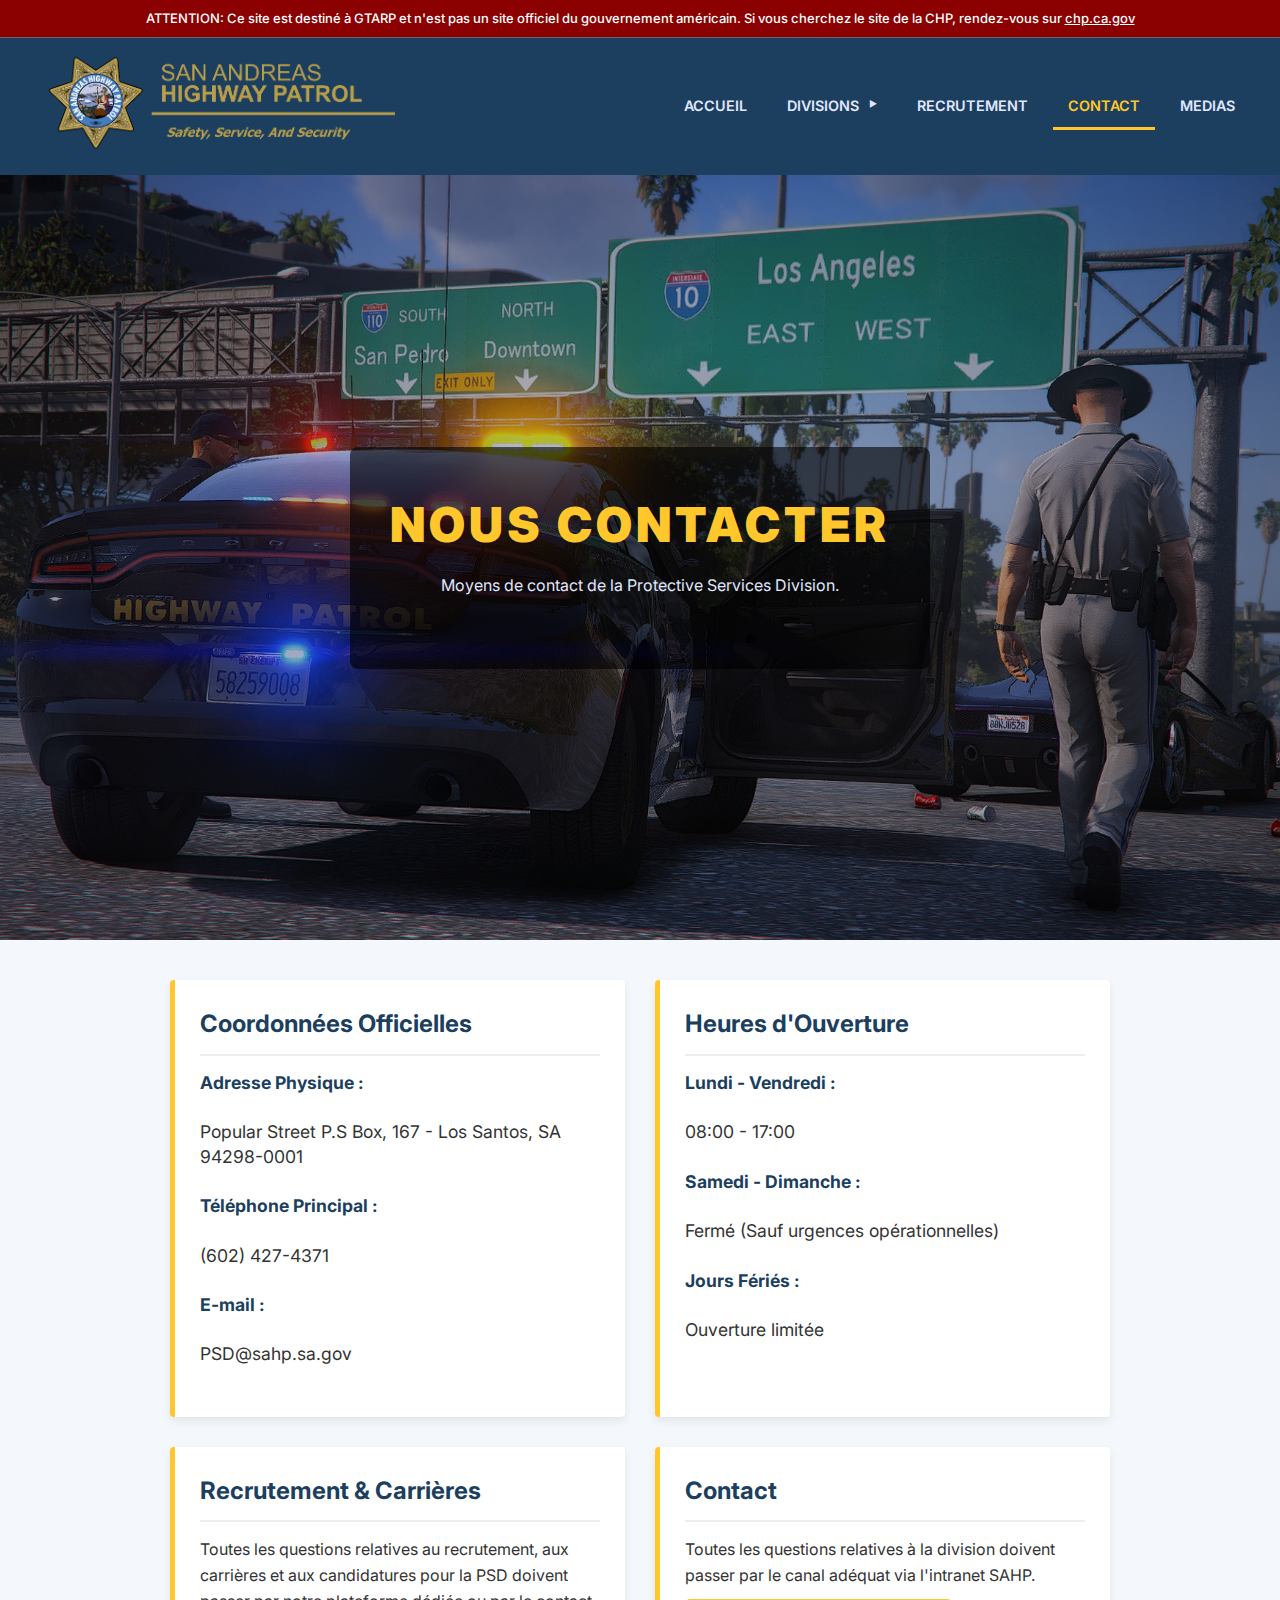
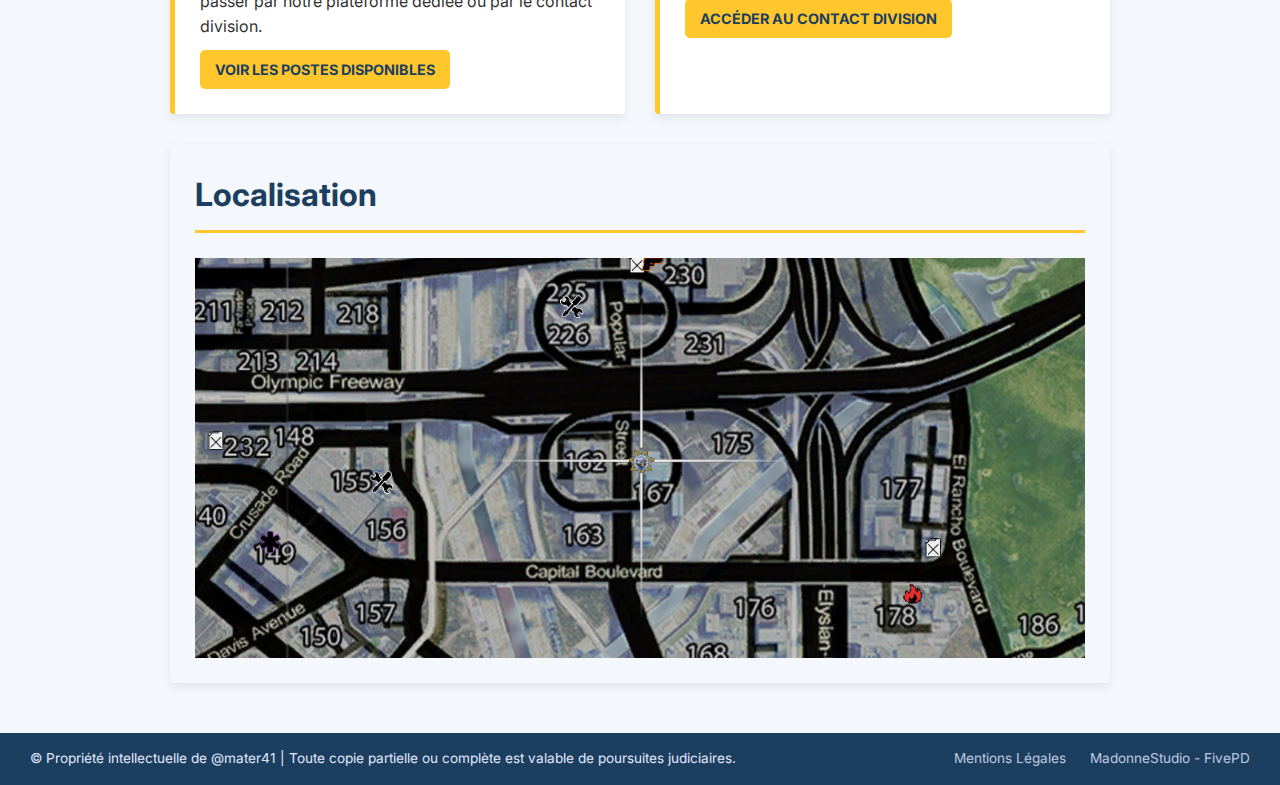
<file: contact.html>
<!DOCTYPE html>
<html lang="fr">
<head>
    <meta charset="UTF-8">
    <meta name="viewport" content="width=device-width, initial-scale=1.0">
    <title>Contact - Protective Services Division</title>
    <link rel="icon" type="image/x-icon" href="imgs/SAHP_ICONE.ico">
    <link href="https://fonts.googleapis.com/css2?family=Inter:wght@400;600;700;900&display=swap" rel="stylesheet">
    <link rel="stylesheet" href="style.css">
</head>
<body>

    <div class="gtarp-warning">
        ATTENTION: Ce site est destiné à GTARP et n'est pas un site officiel du gouvernement américain. Si vous cherchez le site de la CHP, rendez-vous sur <a href="https://www.chp.ca.gov/" target="_blank">chp.ca.gov</a>
    </div>

    <header class="psd-header">
        <div class="header-container">
            <div class="brand-identity">
                <a href="index.html"><img src="imgs/NAV_LOGO.png" alt="Logo SAHP" class="sahp-logo"></a> 
            </div>
            <nav class="psd-nav">
                <ul>
                    <li><a href="index.html">ACCUEIL</a></li>
                    <li class="dropdown-parent">
                        <a href="#" class="no-hover-effect">DIVISIONS</a> 
                        <ul class="dropdown-menu">
                            <li><a href="DPS.html">DPS</a></li>
                            <li><a href="SOPD.html">SOPD</a></li>
                            <li><a href="GPDS.html">GPDS</a></li>
                        </ul>
                    </li>
                    <li><a href="recrutement.html">RECRUTEMENT</a></li>
                    <li><a href="contact.html" class="active">CONTACT</a></li>
                    <li><a href="media.html">MEDIAS</a></li>
                </ul>
            </nav>
        </div>
    </header>

    <main class="main-content-modern">

        <section class="hero-section hero-contact-bg"> 
            <div class="hero-overlay">
                <div class="header-content">
                    <h1>NOUS CONTACTER</h1>
                    <p>Moyens de contact de la Protective Services Division.</p>
                </div>
            </div>
        </section>

        <div class="main-content-box">
            
            <section class="section-content contact-grid">
                
                <div class="contact-card">
                    <h2>Coordonnées Officielles</h2>
                    <ul class="contact-details-list">
                        <li>
                            <strong>Adresse Physique :</strong><br>
                            Popular Street P.S Box, 167 - Los Santos, SA 94298-0001
                        </li>
                        <li>
                            <strong>Téléphone Principal :</strong><br>
                            (602) 427-4371
                        </li>
                        <li>
                            <strong>E-mail :</strong><br>
                            PSD@sahp.sa.gov
                        </li>
                    </ul>
                </div>

                <div class="contact-card">
                    <h2>Heures d'Ouverture</h2>
                    <ul class="contact-details-list">
                        <li>
                            <strong>Lundi - Vendredi :</strong><br>
                            08:00 - 17:00
                        </li>
                        <li>
                            <strong>Samedi - Dimanche :</strong><br>
                            Fermé (Sauf urgences opérationnelles)
                        </li>
                        <li>
                            <strong>Jours Fériés :</strong><br>
                            Ouverture limitée
                        </li>
                    </ul>
                </div>

                <div class="contact-card">
                    <h2>Recrutement & Carrières</h2>
                    <p>Toutes les questions relatives au recrutement, aux carrières et aux candidatures pour la PSD doivent passer par notre plateforme dédiée ou par le contact division.</p>
                    <a href="recrutement.html" class="btn-primary-small">Voir les Postes Disponibles</a>
                </div>

                <div class="contact-card">
                    <h2>Contact</h2>
                    <p>Toutes les questions relatives à la division doivent passer par le canal adéquat via l'intranet SAHP.</p>
                    <a href="https://discordapp.com/channels/1185674148538744883/1193672490694742136" traget="_blank" class="btn-primary-small">Accéder au contact division</a>
                </div>

                <div class="map-placeholder">
                    <h2>Localisation</h2>
                    <div class="map-embed-box">
                        
                    </div>
                </div>

            </section>
        </div>
        
    </main>

    <footer class="psd-footer">
        <div class="footer-container">
            <p class="copyright-text">&copy; Propriété intellectuelle de @mater41 | Toute copie partielle ou complète est valable de poursuites judiciaires.</p>
            <div class="footer-links-group">
                <a href="https://www.legifrance.gouv.fr/codes/article_lc/LEGIARTI000042814694" target="_blank">Mentions Légales</a>
                <a href="https://discord.gg/madonne" target="_blank">MadonneStudio - FivePD</a>
            </div>
        </div>
    </footer>

</body>

</html>
</file>
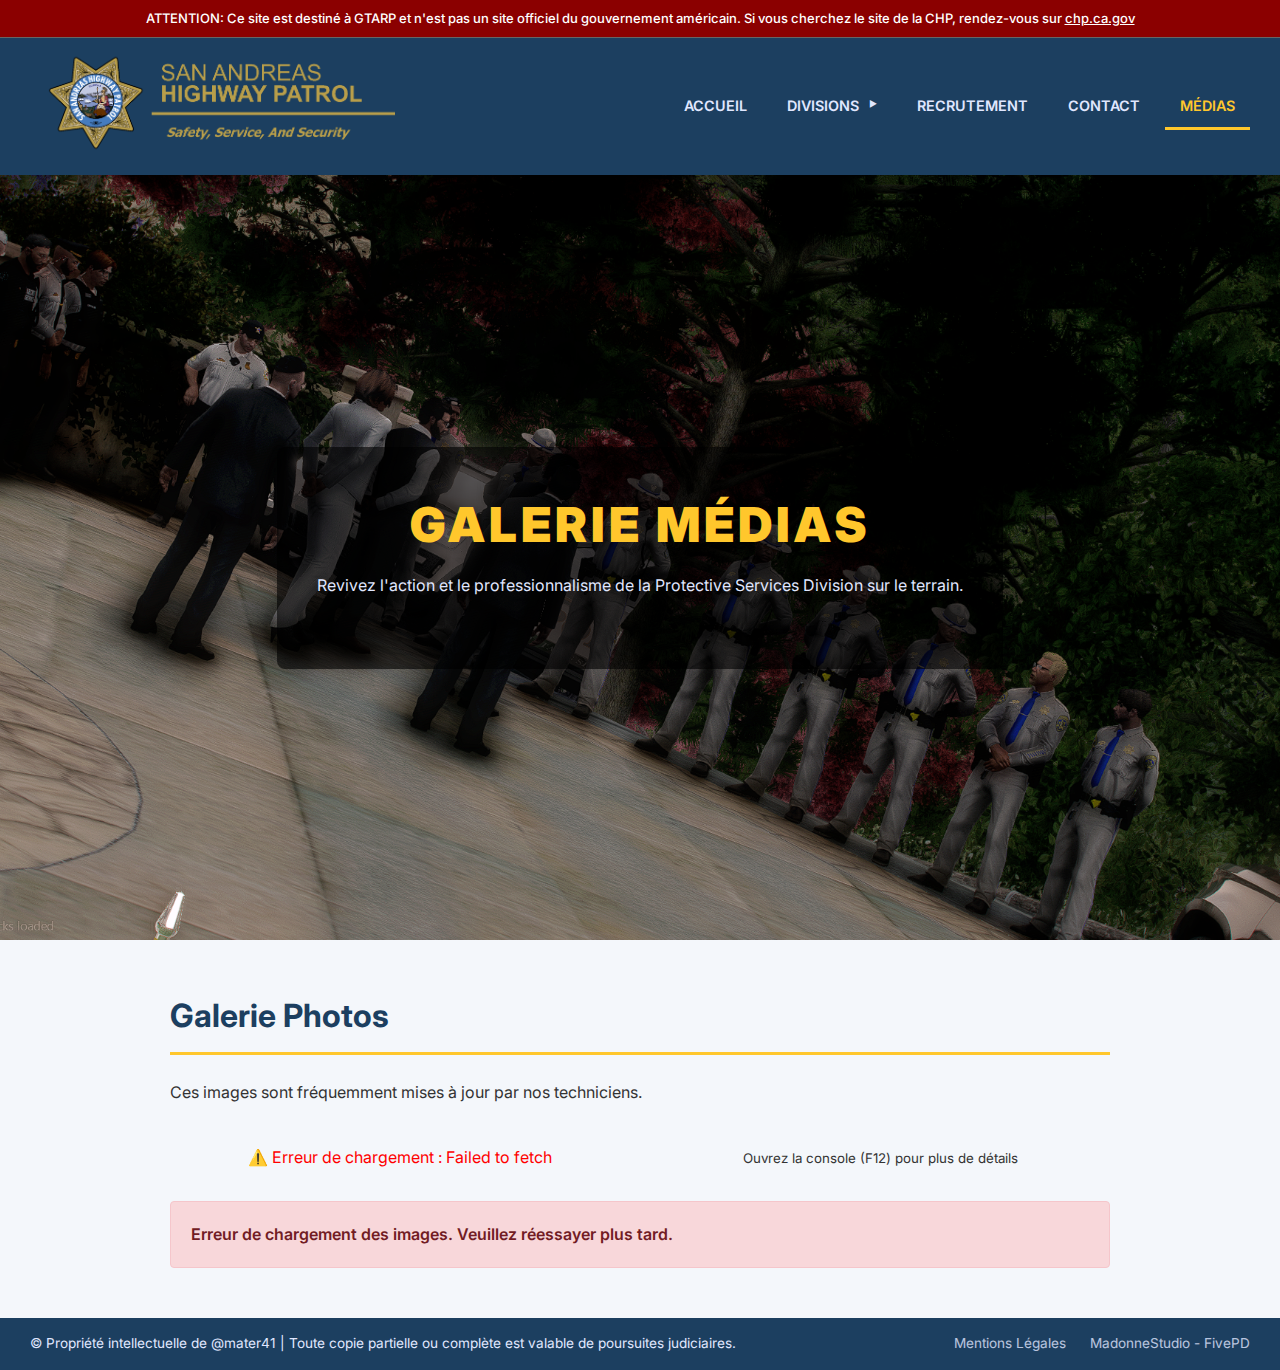
<file: media.html>
<!DOCTYPE html>
<html lang="fr">
<head>
    <meta charset="UTF-8">
    <meta name="viewport" content="width=device-width, initial-scale=1.0">
    <title>Médias | SAHP - PSD</title>
    <link href="https://fonts.googleapis.com/css2?family=Inter:wght@400;600;700;900&display=swap" rel="stylesheet">
    <link rel="stylesheet" href="style.css">
</head>
<body>

    <div class="gtarp-warning">
        ATTENTION: Ce site est destiné à GTARP et n'est pas un site officiel du gouvernement américain. Si vous cherchez le site de la CHP, rendez-vous sur <a href="https://www.chp.ca.gov/" target="_blank">chp.ca.gov</a>
    </div>

    <header class="psd-header">
        <div class="header-container">
            <div class="brand-identity">
                <a href="index.html"><img src="imgs/NAV_LOGO.png" alt="Logo SAHP" class="sahp-logo"></a> 
            </div>
            <nav class="psd-nav">
                <ul>
                    <li><a href="index.html">ACCUEIL</a></li>
                    <li class="dropdown-parent">
                        <a href="#" class="no-hover-effect">DIVISIONS</a> 
                        <ul class="dropdown-menu">
                            <li><a href="DPS.html">DPS</a></li>
                            <li><a href="SOPD.html">SOPD</a></li>
                            <li><a href="GPDS.html">GPDS</a></li>
                        </ul>
                    </li>
                    <li><a href="recrutement.html">RECRUTEMENT</a></li>
                    <li><a href="contact.html">CONTACT</a></li>
                    <li><a href="media.html" class="active">MÉDIAS</a></li>
                </ul>
            </nav>
        </div>
    </header>

    <main class="main-content-modern">

        <section class="hero-section hero-media-bg"> 
            <div class="hero-overlay">
                <div class="header-content">
                    <h1>GALERIE MÉDIAS</h1>
                    <p>Revivez l'action et le professionnalisme de la Protective Services Division sur le terrain.</p>
                </div>
            </div>
        </section>

        <div class="main-content-box">
            
            <section class="section-content">
                <h2>Galerie Photos</h2>
                <p>Ces images sont fréquemment mises à jour par nos techniciens.</p>
                
                <div id="media-gallery" class="media-gallery-grid">
                    <p>Chargement des photos...</p>
                </div>

                <div id="loading-error" class="error-message" style="display:none; margin-top: 30px;">
                    Erreur de chargement des images. Veuillez réessayer plus tard.
                </div>

            </section>
        </div>
        
    </main>

    <footer class="psd-footer">
        <div class="footer-container">
            <p class="copyright-text">&copy; Propriété intellectuelle de @mater41 | Toute copie partielle ou complète est valable de poursuites judiciaires.</p>
            <div class="footer-links-group">
                <a href="https://www.legifrance.gouv.fr/codes/article_lc/LEGIARTI000042814694" target="_blank">Mentions Légales</a>
                <a href="https://discord.gg/madonne" target="_blank">MadonneStudio - FivePD</a>
            </div>
        </div>
    </footer>

    <script src="script.js"></script> 

</body>
</html>
</file>
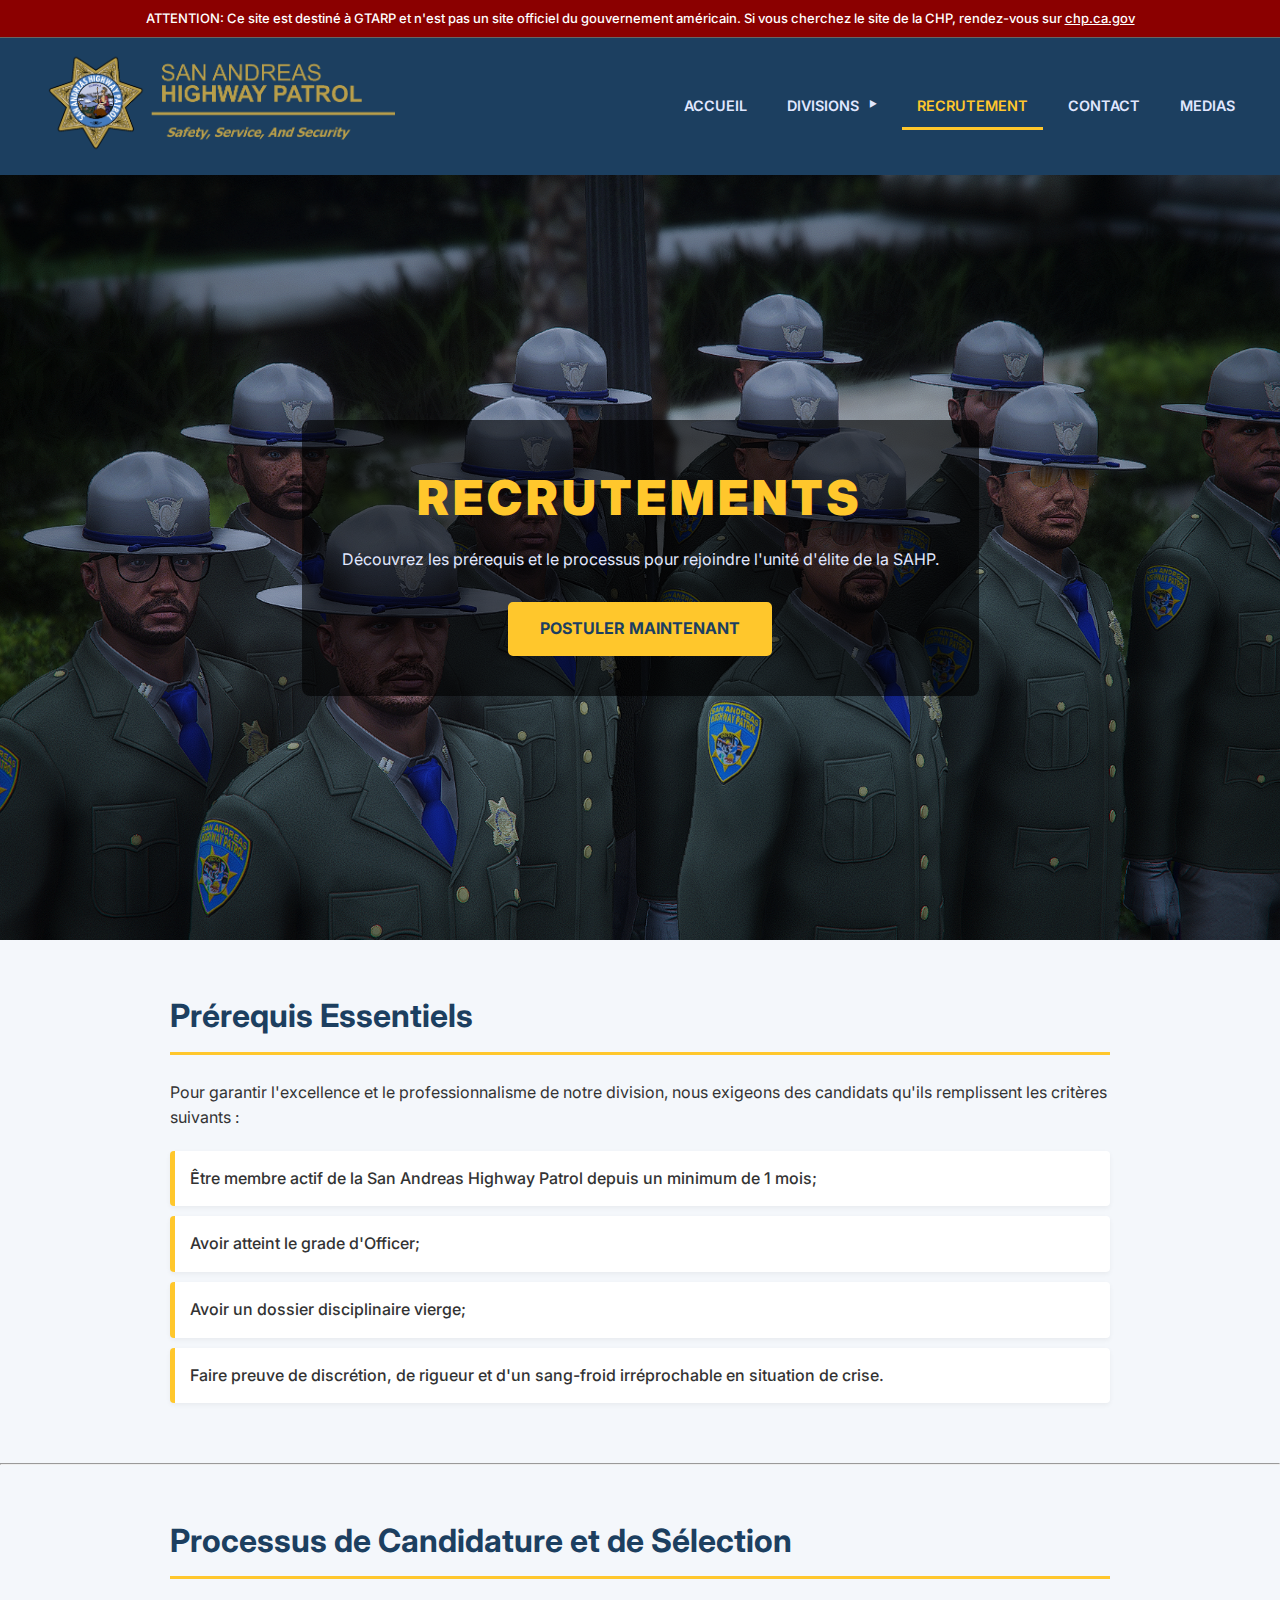
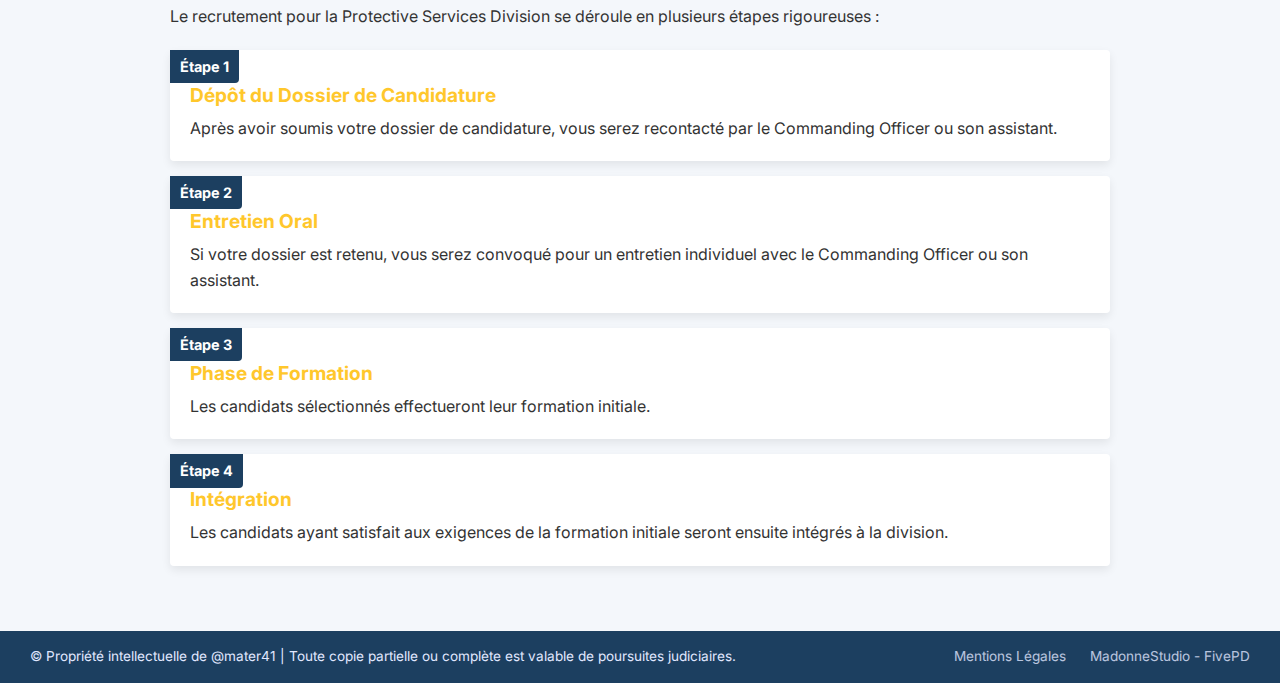
<file: recrutement.html>
<!DOCTYPE html>
<html lang="fr">
<head>
    <meta charset="UTF-8">
    <meta name="viewport" content="width=device-width, initial-scale=1.0">
    <title>Recrutement | SAHP - PSD</title>
    <link href="https://fonts.googleapis.com/css2?family=Inter:wght@400;600;700;900&display=swap" rel="stylesheet">
    <link rel="stylesheet" href="style.css"> 
</head>
<body>

    <div class="gtarp-warning">
        ATTENTION: Ce site est destiné à GTARP et n'est pas un site officiel du gouvernement américain. Si vous cherchez le site de la CHP, rendez-vous sur <a href="https://www.chp.ca.gov/" target="_blank">chp.ca.gov</a>
    </div>

    <header class="psd-header">
        <div class="header-container">
            <div class="brand-identity">
                <a href="index.html"><img src="imgs/NAV_LOGO.png" alt="Logo SAHP" class="sahp-logo"></a> 
            </div>
            <nav class="psd-nav">
                <ul>
                    <li><a href="index.html">ACCUEIL</a></li>
                    <li class="dropdown-parent">
                        <a href="#" class="no-hover-effect">DIVISIONS</a> 
                        <ul class="dropdown-menu">
                            <li><a href="DPS.html">DPS</a></li>
                            <li><a href="SOPD.html">SOPD</a></li>
                            <li><a href="GPDS.html">GPDS</a></li>
                        </ul>
                    </li>
                    <li><a href="recrutement.html" class="active">RECRUTEMENT</a></li>
                    <li><a href="contact.html">CONTACT</a></li>
                    <li><a href="media.html">MEDIAS</a></li>
                </ul>
            </nav>
        </div>
    </header>

    <main class="main-content-modern">

        <section class="hero-section hero-recruitment-bg">
            <div class="hero-overlay">
                <div class="header-content">
                    <h1>RECRUTEMENTS</h1>
                    <p>Découvrez les prérequis et le processus pour rejoindre l'unité d'élite de la SAHP.</p>
                    <a href="javascript:void(0)" id="openModalBtn" class="btn-primary">POSTULER MAINTENANT</a>
                </div>
            </div>
        </section>

        <div class="main-content-box"> 
            
            <section class="section-content">
                <h2>Prérequis Essentiels</h2>
                <p>Pour garantir l'excellence et le professionnalisme de notre division, nous exigeons des candidats qu'ils remplissent les critères suivants :</p>
                <ul class="prerequis-list">
                    <li>Être membre actif de la San Andreas Highway Patrol depuis un minimum de 1 mois;</li>
                    <li>Avoir atteint le grade d'Officer;</li>
                    <li>Avoir un dossier disciplinaire vierge;</li>
                    <li>Faire preuve de discrétion, de rigueur et d'un sang-froid irréprochable en situation de crise.</li>
                </ul>
            </section>

            <hr>

            <section class="section-content">
                <h2>Processus de Candidature et de Sélection</h2>
                <p>Le recrutement pour la Protective Services Division se déroule en plusieurs étapes rigoureuses :</p>
                <ol class="processus-list">
                    <li>
                        <strong>Dépôt du Dossier de Candidature</strong>
                        <p>Après avoir soumis votre dossier de candidature, vous serez recontacté par le Commanding Officer ou son assistant.</p>
                    </li>
                    <li>
                        <strong>Entretien Oral</strong>
                        <p>Si votre dossier est retenu, vous serez convoqué pour un entretien individuel avec le Commanding Officer ou son assistant.</p>
                    </li>
                    <li>
                        <strong>Phase de Formation</strong>
                        <p>Les candidats sélectionnés effectueront leur formation initiale.</p>
                    </li>
                    <li>
                        <strong>Intégration</strong>
                        <p>Les candidats ayant satisfait aux exigences de la formation initiale seront ensuite intégrés à la division.</p>
                    </li>
                </ol>
            </section>
            
            </div>
        
    </main>

    <footer class="psd-footer">
        <div class="footer-container">
            <p class="copyright-text">&copy; Propriété intellectuelle de @mater41 | Toute copie partielle ou complète est valable de poursuites judiciaires.</p>
            <div class="footer-links-group">
                <a href="https://www.legifrance.gouv.fr/codes/article_lc/LEGIARTI000042814694" target="_blank">Mentions Légales</a>
                <a href="https://discord.gg/madonne" target="_blank">MadonneStudio - FivePD</a>
            </div>
        </div>
    </footer>

    <div id="applicationModal" class="modal">
        <div class="modal-content">
            <span class="close-btn">&times;</span>
            
            <h2>Dossier de Candidature PSD</h2>
            <p class="form-intro">Veuillez remplir le formulaire ci-dessous. Tous les champs marqués d'une étoile (*) sont obligatoires.</p>

            <form id="recruitment-form" action="https://docs.google.com/forms/u/0/d/e/FAUX_URL_A_REMPLACER/formResponse" method="POST" target="hidden_iframe">
                
                <fieldset>
                    <legend>Partie 1 : Informations Personnelles</legend>
                    
                    <div class="form-group grid-2">
                        <label for="name">Nom et Prénom *</label>
                        <input type="text" id="name" name="entry.1234567890" required>
                    </div>

                    <div class="form-group grid-2">
                        <label for="dob">Date de Naissance (JJ/MM/AAAA) *</label>
                        <input type="date" id="dob" name="entry.1234567891" required pattern="\d{4}-\d{2}-\d{2}">
                    </div>
                    
                    <div class="form-group grid-2">
                        <label for="badge">Numéro de Badge et Matricule *</label>
                        <input type="text" id="badge" name="entry.1234567892" required>
                    </div>

                    <div class="form-group">
                        <label for="grade">Grade Actuel *</label>
                        <select id="grade" name="entry.1234567893" required>
                            <option value="" disabled selected>Sélectionnez votre grade</option>
                            <option value="Officer">Officer</option>
                            <option value="FTO">FTO</option>
                            <option value="Sergeant">Sergeant</option>
                            <option value="Lieutenant">Lieutenant</option>
                            <option value="Captain">Captain</option>
                        </select>
                    </div>
                </fieldset>

                <fieldset>
                    <legend>Partie 2 : Parcours Professionnel</legend>
                    
                    <div class="form-group">
                        <label for="time_hp">Depuis combien de temps servez-vous à la highway patrol ? (Mois) *</label>
                        <input type="number" id="time_hp" name="entry.1234567894" min="1" required>
                    </div>

                    <div class="form-group">
                        <label>Avez-vous déjà servi dans une division spécialisée ? *</label>
                        <div class="radio-group" id="served-division-toggle">
                            <label for="div_yes">
                                <input type="radio" id="div_yes" name="entry.1234567895" value="Oui" required onclick="toggleHiddenField(true)">
                                Oui
                            </label>
                            <label for="div_no">
                                <input type="radio" id="div_no" name="entry.1234567895" value="Non" onclick="toggleHiddenField(false)">
                                Non
                            </label>
                        </div>
                    </div>

                    <div class="form-group hidden-field" id="specialty-division-field">
                        <label for="which_div">Laquelle ? *</label>
                        <input type="text" id="which_div" name="entry.1234567896">
                    </div>
                    
                    <div class="form-group">
                        <label>Avez-vous une formation préalable en protection rapprochée, escorte ou sécurité VIP ? *</label>
                        <div class="radio-group">
                            <label for="form_yes">
                                <input type="radio" id="form_yes" name="entry.1234567897" value="Oui" required>
                                Oui
                            </label>
                            <label for="form_no">
                                <input type="radio" id="form_no" name="entry.1234567897" value="Non">
                                Non
                            </label>
                        </div>
                    </div>

                    <div class="form-group">
                        <label>Êtes-vous titulaire d'une certification en tir de précision ou armes à feu avancé (Fusil d'assaut) ? *</label>
                        <div class="radio-group">
                            <label for="cert_yes">
                                <input type="radio" id="cert_yes" name="entry.1234567898" value="Oui" required>
                                Oui
                            </label>
                            <label for="cert_no">
                                <input type="radio" id="cert_no" name="entry.1234567898" value="Non">
                                Non
                            </label>
                        </div>
                    </div>
                </fieldset>
                
                <fieldset>
                    <legend>Partie 3 : Compétences et aptitudes</legend>

                    <div class="form-group scale-group">
                        <label>Quel est votre niveau de conduite ? *</label>
                        <div class="scale-radio-container" id="conduite-scale">
                            <label>
                                <input type="radio" name="entry.1234567899" value="Débutant" required>
                                <span class="scale-label-text">Débutant</span>
                            </label>
                            <label>
                                <input type="radio" name="entry.1234567899" value="Intermédiaire">
                                <span class="scale-label-text">Intermédiaire</span>
                            </label>
                            <label>
                                <input type="radio" name="entry.1234567899" value="Avancé">
                                <span class="scale-label-text">Avancé</span>
                            </label>
                            <label>
                                <input type="radio" name="entry.1234567899" value="Expert">
                                <span class="scale-label-text">Expert</span>
                            </label>
                        </div>
                    </div>

                    <div class="form-group scale-group">
                        <label>Quelle est votre condition physique actuelle ? *</label>
                        <div class="scale-radio-container" id="physique-scale">
                            <label>
                                <input type="radio" name="entry.1234568003" value="Faible" required>
                                <span class="scale-label-text">Faible</span>
                            </label>
                            <label>
                                <input type="radio" name="entry.1234568003" value="Moyenne">
                                <span class="scale-label-text">Moyenne</span>
                            </label>
                            <label>
                                <input type="radio" name="entry.1234568003" value="Bonne">
                                <span class="scale-label-text">Bonne</span>
                            </label>
                            <label>
                                <input type="radio" name="entry.1234568003" value="Excellente">
                                <span class="scale-label-text">Excellente</span>
                            </label>
                        </div>
                    </div>

                    <div class="form-group">
                        <label>Êtes-vous capable de travailler sous forte pression ? *</label>
                        <div class="radio-group">
                            <label for="pressure_yes">
                                <input type="radio" id="pressure_yes" name="entry.1234568007" value="Oui" required>
                                Oui
                            </label>
                            <label for="pressure_no">
                                <input type="radio" id="pressure_no" name="entry.1234568007" value="Non">
                                Non
                            </label>
                        </div>
                    </div>
                </fieldset>
                
                <fieldset>
                    <legend>Partie 4 : Expérience et cas pratiques</legend>
                    
                    <div class="form-group">
                        <label for="experience_desc">Décrivez une situation où vous avez dû prendre une décision rapide pour protéger une personne ou gérer une crise ? *</label>
                        <textarea id="experience_desc" name="entry.1234568008" rows="6" required></textarea>
                    </div>

                    <div class="form-group">
                        <label for="convoy_scenario">Que feriez-vous si, lors d'un convoi, un véhicule suspect tentait de forcer le passage ? *</label>
                        <textarea id="convoy_scenario" name="entry.1234568009" rows="6" required></textarea>
                    </div>
                </fieldset>

                <fieldset>
                    <legend>Partie 5 : Questions Techniques</legend>

                    <div class="form-group">
                        <label>Quel est l’objectif principal de la protection rapprochée ? *</label>
                        <div class="radio-group-vertical">
                            <label for="tech_q1_a">
                                <input type="radio" id="tech_q1_a" name="entry.1234568010" value="Neutraliser les menaces par la force." required>
                                Neutraliser les menaces par la force.
                            </label>
                            <label for="tech_q1_b">
                                <input type="radio" id="tech_q1_b" name="entry.1234568010" value="Prévenir les menaces et assurer la sécurité du VIP.">
                                Prévenir les menaces et assurer la sécurité du VIP.
                            </label>
                            <label for="tech_q1_c">
                                <input type="radio" id="tech_q1_c" name="entry.1234568010" value="Surveiller uniquement la foule.">
                                Surveiller uniquement la foule.
                            </label>
                            <label for="tech_q1_d">
                                <input type="radio" id="tech_q1_d" name="entry.1234568010" value="Attendre qu’un incident survienne pour réagir.">
                                Attendre qu’un incident survienne pour réagir.
                            </label>
                        </div>
                    </div>
                    
                    <div class="form-group">
                        <label>La protection repose principalement sur : *</label>
                        <div class="radio-group-vertical">
                            <label for="tech_q2_a">
                                <input type="radio" id="tech_q2_a" name="entry.1234568011" value="La prévention et l’anticipation." required>
                                La prévention et l’anticipation.
                            </label>
                            <label for="tech_q2_b">
                                <input type="radio" id="tech_q2_b" name="entry.1234568011" value="La réaction uniquement.">
                                La réaction uniquement.
                            </label>
                            <label for="tech_q2_c">
                                <input type="radio" id="tech_q2_c" name="entry.1234568011" value="L’intervention armée immédiate.">
                                L’intervention armée immédiate.
                            </label>
                        </div>
                    </div>
                    
                    <div class="form-group">
                        <label>Quel agent est responsable de la reconnaissance préalable des lieux et de la logistique ? *</label>
                        <div class="radio-group-vertical">
                            <label for="tech_q3_a">
                                <input type="radio" id="tech_q3_a" name="entry.1234568012" value="Flanker" required>
                                Flanker
                            </label>
                            <label for="tech_q3_b">
                                <input type="radio" id="tech_q3_b" name="entry.1234568012" value="Team Leader">
                                Team Leader
                            </label>
                            <label for="tech_q3_c">
                                <input type="radio" id="tech_q3_c" name="entry.1234568012" value="Advance Agent">
                                Advance Agent
                            </label>
                            <label for="tech_q3_d">
                                <input type="radio" id="tech_q3_d" name="entry.1234568012" value="Rear Guard">
                                Rear Guard
                            </label>
                        </div>
                    </div>

                    <div class="form-group">
                        <label>Quelle est la distance idéale entre les agents et le VIP ? *</label>
                        <div class="radio-group-vertical">
                            <label for="tech_q4_a">
                                <input type="radio" id="tech_q4_a" name="entry.1234568013" value="0.5 mètres" required>
                                0.5 mètres
                            </label>
                            <label for="tech_q4_b">
                                <input type="radio" id="tech_q4_b" name="entry.1234568013" value="1 mètre">
                                1 mètre
                            </label>
                            <label for="tech_q4_c">
                                <input type="radio" id="tech_q4_c" name="entry.1234568013" value="2 mètres">
                                2 mètres
                            </label>
                            <label for="tech_q4_d">
                                <input type="radio" id="tech_q4_d" name="entry.1234568013" value="plus de 3 mètres">
                                plus de 3 mètres
                            </label>
                        </div>
                    </div>

                    <div class="form-group">
                        <label>Quelle est la règle d’or en cas de menace ? *</label>
                        <div class="radio-group-vertical">
                            <label for="tech_q5_a">
                                <input type="radio" id="tech_q5_a" name="entry.1234568014" value="Neutraliser la menace avant de sécuriser le VIP." required>
                                Neutraliser la menace avant de sécuriser le VIP.
                            </label>
                            <label for="tech_q5_b">
                                <input type="radio" id="tech_q5_b" name="entry.1234568014" value="Sécuriser le VIP avant toute autre action.">
                                Sécuriser le VIP avant toute autre action.
                            </label>
                            <label for="tech_q5_c">
                                <input type="radio" id="tech_q5_c" name="entry.1234568014" value="Toujours rester sur place jusqu’à l’arrivée des renforts.">
                                Toujours rester sur place jusqu’à l’arrivée des renforts.
                            </label>
                        </div>
                    </div>

                    <div class="form-group">
                        <label>Quelle manœuvre est utilisée pour extraire rapidement le VIP d’une zone dangereuse ? *</label>
                        <div class="radio-group-vertical">
                            <label for="tech_q6_a">
                                <input type="radio" id="tech_q6_a" name="entry.1234568015" value="Technique PIT inversée" required>
                                Technique PIT inversée
                            </label>
                            <label for="tech_q6_b">
                                <input type="radio" id="tech_q6_b" name="entry.1234568015" value="Manœuvre en 'Y'">
                                Manœuvre en "Y"
                            </label>
                            <label for="tech_q6_c">
                                <input type="radio" id="tech_q6_c" name="entry.1234568015" value="Formation Box">
                                Formation Box
                            </label>
                        </div>
                    </div>

                    <div class="form-group">
                        <label>En cas de foule hostile, quelle est la priorité absolue ? *</label>
                        <div class="radio-group-vertical">
                            <label for="tech_q7_a">
                                <input type="radio" id="tech_q7_a" name="entry.1234568016" value="Arrestation immédiate des personnes agressives." required>
                                Arrestation immédiate des personnes agressives.
                            </label>
                            <label for="tech_q7_b">
                                <input type="radio" id="tech_q7_b" name="entry.1234568016" value="Protéger physiquement le VIP et l’extraire vers un véhicule sécurisé.">
                                Protéger physiquement le VIP et l’extraire vers un véhicule sécurisé.
                            </label>
                            <label for="tech_q7_c">
                                <input type="radio" id="tech_q7_c" name="entry.1234568016" value="Négocier avec la foule avant d’agir">
                                Négocier avec la foule avant d’agir
                            </label>
                        </div>
                    </div>
                </fieldset>

                <fieldset>
                    <legend>Partie 6 : Motivations</legend>
                    
                    <div class="form-group">
                        <label for="motivation_text">Expliquez en quelques phrases pourquoi vous souhaitez intégrer la Protective Services Division et qu'est ce que vous pensez pouvoir y apporter ? *</label>
                        <textarea id="motivation_text" name="entry.1234568017" rows="8" required></textarea>
                    </div>
                </fieldset>

                <button type="submit" class="btn-primary form-submit-btn">Soumettre Ma Candidature</button>
                <div id="form-message" style="display:none;" class="success-message">Candidature envoyée avec succès !</div>

            </form>

            <iframe name="hidden_iframe" id="hidden_iframe" style="display:none;"></iframe>

        </div>
    </div>

    <script src="script.js"></script> 
</body>
</html>
</file>
<file: style.css>
/*
 * STYLE.CSS - Template Finale : Professionnelle, Épurée, Cohérente
 * Couleurs : Bleu Marine (#1C3F60) et Or Vif (#FFC72C)
 */

/* --- 1. Variables et Réinitialisation de Base --- */
:root {
    /* Couleur Primaire Uniformisée : Bleu Marine (utilisée pour Header et Footer) */
    --color-primary-blue: #1C3F60;   
    --color-accent-gold: #FFC72C;     /* Or Vif */
    --color-text-light: #E0E7FF;      /* Blanc/Gris très clair */
    --color-background-light: #F4F7FB; /* Fond très clair */
    --color-text-dark: #333333;       /* Texte général */
    --font-body: 'Inter', sans-serif;
}

* {
    box-sizing: border-box;
    margin: 0;
    padding: 0;
}

body {
    font-family: var(--font-body);
    line-height: 1.6;
    background-color: var(--color-background-light);
    min-height: 100vh;
    display: flex;
    flex-direction: column;
    color: var(--color-text-dark);
}

/* Bannière d'avertissement GTARP */
.gtarp-warning {
    background: #8b0000;
    color: white;
    text-align: center;
    padding: 8px 0;
    font-weight: 500;
    font-size: 13px;
    border-bottom: 1px solid #666;
    z-index: 1000;
    position: sticky;
    top: 0;
}

.gtarp-warning a {
  color: white;        
  text-decoration: underline;  
}

.gtarp-warning a:hover {
  color: #add8e6; /* Bleu clair pour le survol */
  text-decoration: underline;
}

/* --- 2. HEADER & NAVIGATION --- */
.psd-header {
    background-color: var(--color-primary-blue); 
    color: var(--color-text-light);
    box-shadow: 0 3px 10px rgba(0, 0, 0, 0.4);
}

.header-container {
    max-width: 1300px;
    margin: 0 auto;
    padding: 15px 30px;
    display: flex;
    justify-content: space-between;
    align-items: center;
}

.brand-identity {
    display: flex;
    align-items: center;
    gap: 15px;
}

.sahp-logo {
    height: 100px; 
    width: auto;
}

/* 2.1. Navigation Principale */
.psd-nav > ul { 
    list-style: none;
    display: flex;
    margin-left: 250px;
    gap: 10px;
}

/* Styles des Liens de Navigation (y compris la base pour le dropdown) */
.psd-nav li a {
    /* Base Flex pour aligner la flèche */
    display: flex; 
    align-items: center;
    gap: 5px; 
    position: relative; 
    
    padding: 10px 15px;
    text-decoration: none;
    color: var(--color-text-light);
    font-weight: 600;
    font-size: 0.9em;
    text-transform: uppercase;
    transition: color 0.3s, border-bottom 0.3s;
    border-bottom: 3px solid transparent; 
}

/* Effets de Survol/Actif Standard */
.psd-nav li a:hover, 
.psd-nav li a.active {
    color: var(--color-accent-gold);
    border-bottom: 3px solid var(--color-accent-gold);
}


/* --- 2.2. MENU DÉROULANT (DROPDOWN) --- */

/* Parent : Positionnement relatif nécessaire */
.dropdown-parent {
    position: relative; 
}

/* Lien Parent : Désactivation des effets de survol standards */
.psd-nav li .no-hover-effect:hover, 
.psd-nav li .no-hover-effect.active {
    color: var(--color-text-light); 
    border-bottom: 3px solid transparent; 
}

/* Flèche (Indicateur) : Style par défaut (Fermé) */
.dropdown-parent > a::after {
    content: '\25B6'; /* Flèche droite (►) */
    font-size: 0.6em;
    margin-left: 5px;
    color: var(--color-text-light);
    transition: transform 0.3s ease, color 0.3s;
}

/* Flèche (Indicateur) : Style au survol (Ouvert) */
.dropdown-parent:hover > a::after {
    content: '\25BC'; /* Flèche bas (▼) */
    color: var(--color-text-light); /* La flèche prend la couleur d'accentuation */
    transform: rotate(0deg); 
}

/* Sous-liste (Masquage et Positionnement) */
.dropdown-menu {
    display: none; /* Masque la liste par défaut */
    position: absolute;
    top: 100%;
    left: 0;
    background-color: var(--color-primary-blue); 
    min-width: 150px; 
    box-shadow: 0 4px 8px rgba(0, 0, 0, 0.2);
    z-index: 10;
    padding: 5px 0;
    margin: 0; 
}

/* Affichage de la sous-liste au survol */
.dropdown-parent:hover .dropdown-menu {
    display: block;
}

/* Styles des liens de la sous-liste (Vertical) */
.dropdown-menu li {
    display: block; 
    width: 100%;
}

.dropdown-menu li a {
    padding: 8px 15px; 
    border-bottom: none; 
}

.dropdown-menu li a:hover {
    color: var(--color-accent-gold);
    background-color: rgba(255, 255, 255, 0.1);
}


/* --- 3. SECTIONS COMMUNES ET INDEX.HTML --- */
.main-content-modern {
    flex-grow: 1; 
    padding: 0; 
    max-width: 100%; 
    width: 100%;
}

/* Boutons d'Action (Primaires) */
.btn-primary {
    display: inline-block;
    background-color: var(--color-accent-gold);
    color: var(--color-primary-blue) !important;
    text-decoration: none;
    padding: 12px 30px;
    font-weight: 700;
    text-transform: uppercase;
    border-radius: 5px;
    transition: background-color 0.3s, transform 0.2s;
    border: 2px solid var(--color-accent-gold);
}

.btn-primary:hover {
    background-color: #f7a900; 
    transform: translateY(-2px);
}
/* Style spécifique pour le bouton soumission du formulaire */
.form-submit-btn {
    width: 100%;
    margin-top: 20px;
    display: block;
    text-align: center;
}

/* 3.1. Section HÉRO */
.hero-section {
    background-image: url('imgs/HERO.png'); 
    background-size: cover;
    background-position: center;
    height: 85vh;
    display: flex;
    align-items: center;
    justify-content: center;
    text-align: center;
}

.hero-overlay {
    padding: 40px;
    background: rgba(0, 0, 0, 0.6); 
    color: var(--color-text-light);
    max-width: 800px;
    border-radius: 8px;
}

.hero-overlay h1 {
    font-size: 3em;
    font-weight: 900;
    letter-spacing: 4px;
    text-transform: uppercase;
    margin-bottom: 10px;
    color: var(--color-accent-gold);
}

.hero-subtitle {
    font-size: 1.2em;
    margin-bottom: 25px;
}

/* 3.3. Section Mission */
.mission-section {
    max-width: 1300px;
    margin: 80px auto;
    padding: 0 30px;
    display: flex;
    align-items: center;
    gap: 60px;
}

.mission-text-content {
    flex: 2;
}

.mission-text-content h2 {
    color: var(--color-primary-blue);
    font-size: 2em;
    margin-bottom: 20px;
}

.mission-image-placeholder {
    flex: 1;
    min-height: 350px;
    background-image: url('imgs/MISSIONS.png'); 
    background-size: cover;
    background-position: center;
    border-radius: 8px;
    box-shadow: 0 5px 15px rgba(0, 0, 0, 0.15);
}

/* --- 3.5. Nouvelle Section Contact/Info --- */
.info-contact-section {
    max-width: 1300px;
    margin: 80px auto;
    padding: 0 30px;
}

.info-content-placeholder {
    display: flex;
    gap: 40px;
    align-items: center;
    background-color: white;
    border-radius: 8px;
    box-shadow: 0 5px 20px rgba(0, 0, 0, 0.1);
    overflow: hidden;
}

.contact-image-placeholder {
    /* Image Placeholder prenant environ 40% de l'espace */
    flex: 2;
    min-height: 400px;
    background-image: url('imgs/CONTACT_INFO.png'); /* Ajoutez une image ici si vous en avez une ! */
    background-size: cover;
    background-position: center;
}

.contact-details {
    /* Bloc de texte prenant environ 60% de l'espace */
    flex: 3;
    padding: 30px;
}

.contact-details h2 {
    color: var(--color-primary-blue);
    font-size: 1.8em;
    margin-bottom: 15px;
}

.contact-list {
    list-style: none;
    padding: 0;
    margin: 20px 0;
    line-height: 2.2;
}

.contact-list strong {
    color: var(--color-accent-gold);
    min-width: 90px;
    display: inline-block;
}

/* Style secondaire pour le bouton (à ajouter si ce style n'existe pas déjà) */
.btn-secondary {
    display: inline-block;
    color: var(--color-primary-blue);
    font-weight: 600;
    text-decoration: none;
    margin-top: 15px;
    border-bottom: 2px solid var(--color-accent-gold);
    transition: color 0.3s;
}

.btn-secondary:hover {
    color: var(--color-accent-gold);
}

/* 3.4. Appel au Recrutement (CTA sur Index) */
.recruitment-cta {
    text-align: center;
    background-color: var(--color-background-light); 
    padding: 60px 20px;
    margin-bottom: 0;
    border-top: 5px solid var(--color-accent-gold);
}

.recruitment-cta h2 {
    color: var(--color-primary-blue);
    font-size: 2.2em;
    margin-bottom: 15px;
}

.recruitment-cta p {
    font-size: 1.1em;
    max-width: 700px;
    margin: 0 auto 30px auto;
}

/* --- 4. STYLES SPÉCIFIQUES À LA PAGE RECRUTEMENT (recrutement.html) --- */

.hero-recruitment-bg {
    background-image: url('imgs/RECRUTEMENT_HERO.png'); /* UTILISEZ LE CHEMIN DE VOTRE NOUVELLE IMAGE */
}

.hero-section .header-content p {
    margin-bottom: 30px; 
}

.section-content {
    max-width: 1000px;
    margin: 0 auto;
    padding: 50px 30px;
}

.section-content h2 {
    color: var(--color-primary-blue);
    font-size: 2em;
    margin-bottom: 25px;
    border-bottom: 3px solid var(--color-accent-gold);
    padding-bottom: 10px;
}

.prerequis-list, .processus-list {
    list-style: none;
    padding: 0;
    margin-top: 20px;
}

.prerequis-list li {
    background-color: white;
    padding: 15px;
    margin-bottom: 10px;
    border-left: 5px solid var(--color-accent-gold);
    border-radius: 4px;
    box-shadow: 0 2px 5px rgba(0, 0, 0, 0.05);
    font-weight: 500;
}

.processus-list {
    counter-reset: step-counter;
}

.processus-list li {
    counter-increment: step-counter;
    background-color: white;
    padding: 20px;
    margin-bottom: 15px;
    border-radius: 4px;
    box-shadow: 0 4px 10px rgba(0, 0, 0, 0.08);
    position: relative;
}

.processus-list li::before {
    content: "Étape " counter(step-counter);
    position: absolute;
    top: 0;
    left: 0;
    background-color: var(--color-primary-blue);
    color: white;
    padding: 5px 10px;
    border-bottom-right-radius: 4px;
    font-weight: 700;
    font-size: 0.9em;
}

.processus-list li strong {
    display: block;
    font-size: 1.2em;
    color: var(--color-accent-gold);
    margin-top: 10px;
    margin-bottom: 5px;
}

/* La section CTA de la page recrutement DOIT être centrée */
.cta-recrutement {
    text-align: center;
    background-color: var(--color-background-light);
    padding: 50px 0;
    border-top: 1px dashed #ccc;
}
.cta-recrutement h2 {
    color: var(--color-primary-blue);
    font-size: 2.2em;
    margin-bottom: 15px;
}
.cta-recrutement p {
    font-size: 1.1em;
    max-width: 700px;
    margin: 0 auto 30px auto;
}


/* --- 5. STYLES DE LA MODALE ET DU FORMULAIRE --- */

/* Conteneur de la Modale (Masqué par défaut) */
.modal {
    display: none; 
    position: fixed;
    z-index: 1000; 
    left: 0;
    top: 0;
    width: 100%;
    height: 100%;
    overflow-y: scroll; 
    background-color: rgba(0, 0, 0, 0.8); 
    padding: 20px 0;
}

/* Contenu de la Modale */
.modal-content {
    background-color: var(--color-background-light);
    margin: 5% auto; 
    padding: 30px;
    width: 95%; 
    max-width: 900px; 
    border-radius: 8px;
    position: relative;
    box-shadow: 0 10px 30px rgba(0, 0, 0, 0.5);
}

.modal-content h2 {
    color: var(--color-primary-blue);
    font-size: 2.2em;
    margin-bottom: 5px;
}

.form-intro {
    font-size: 1.1em;
    color: var(--color-text-dark);
    margin-bottom: 25px;
}

/* Bouton de Fermeture */
.close-btn {
    color: #aaa;
    float: right;
    font-size: 36px;
    font-weight: bold;
    cursor: pointer;
    line-height: 1;
    position: absolute;
    top: 10px;
    right: 20px;
}

.close-btn:hover,
.close-btn:focus {
    color: var(--color-accent-gold);
}

/* --- Styles du Formulaire interne --- */

#recruitment-form {
    padding: 20px 0;
}

#recruitment-form fieldset {
    border: 1px solid #ddd;
    border-radius: 8px;
    padding: 20px;
    margin-bottom: 30px;
    background-color: white;
}

#recruitment-form legend {
    font-size: 1.4em;
    font-weight: 700;
    color: var(--color-primary-blue);
    padding: 0 10px;
    margin-left: -10px;
}

.form-group {
    margin-bottom: 15px;
    padding-top: 5px;
}

.form-group label {
    display: block;
    font-weight: 600;
    color: var(--color-primary-blue);
    margin-bottom: 8px;
    font-size: 1em;
}

/* Grille pour les champs côte à côte */
.grid-2 {
    display: grid;
    grid-template-columns: 1fr; 
    gap: 15px;
}
@media (min-width: 768px) {
    .grid-2 {
        grid-template-columns: 1fr 1fr; 
    }
}

/* Styles des champs texte, date et select */
#recruitment-form input:not([type="radio"]):not(.scale-radio-container input),
#recruitment-form select,
#recruitment-form textarea {
    width: 100%;
    padding: 10px;
    border: 1px solid #ccc;
    border-radius: 4px;
    font-size: 1em;
    transition: border-color 0.3s;
    font-family: var(--font-body);
}

#recruitment-form input:focus,
#recruitment-form select:focus,
#recruitment-form textarea:focus {
    border-color: var(--color-accent-gold);
    outline: none;
    box-shadow: 0 0 5px rgba(255, 199, 44, 0.5);
}

/* --- CORRECTION 1 : Radios Standard (Partie 2, 5) --- */

/* Conteneur principal pour les options de radio (flexbox pour alignement) */
.radio-group, .radio-group-vertical {
    display: flex;
    gap: 20px;
    /* Correction: Centrage vertical des boutons et du texte */
    align-items: center; 
}
.radio-group-vertical {
    flex-direction: column;
    gap: 10px;
    margin-top: 5px;
    /* Pour le vertical, les options longues ne doivent pas toutes s'aligner au centre */
    align-items: flex-start; 
}

/* Le label contient maintenant le texte ET le bouton radio pour le rendre cliquable */
.radio-group label, .radio-group-vertical label {
    display: flex;
    align-items: center; 
    cursor: pointer;
    font-weight: 400;
    color: var(--color-text-dark);
    /* Petite marge pour les options verticales pour l'espace */
    padding: 2px 0;
}
.radio-group input[type="radio"], .radio-group-vertical input[type="radio"] {
    /* Placer la radio à gauche du label (par défaut dans le HTML) */
    margin-right: 8px; 
    margin-left: 0;
    width: auto;
    /* Rendre le bouton plus visible */
    width: 18px;
    height: 18px;
    min-width: 18px;
    min-height: 18px;
    align-self: center;
}

/* --- CORRECTION 2 : Échelles linéaires (Partie 3) --- */

.scale-group {
    margin-bottom: 25px;
}
.scale-radio-container {
    display: flex;
    justify-content: space-between;
    padding: 10px 0;
    border: none;
    margin-top: 10px;
    gap: 5px; 
}

/* Nouvelle structure: Chaque option est un label (cliquable) */
.scale-radio-container label {
    display: flex; 
    flex-direction: column;
    align-items: center;
    justify-content: center;
    flex: 1; 
    padding: 10px 0;
    border: 2px solid #ddd;
    border-radius: 4px;
    background-color: var(--color-background-light);
    transition: all 0.2s;
    cursor: pointer; 
    margin: 0 5px; 
    text-align: center;
    height: 60px;
}
.scale-radio-container label:hover {
    background-color: #f0f0f0;
}

.scale-radio-container input[type="radio"] {
    position: absolute;
    opacity: 0;
    width: 0;
    height: 0;
    pointer-events: none;
}

/* Le texte du label doit être géré par une classe interne (voir HTML) */
.scale-label-text {
    font-size: 0.9em;
    font-weight: 500;
    color: var(--color-primary-blue);
    padding: 0 5px;
    line-height: 1.2;
}

/* Style pour l'option sélectionnée */
.scale-radio-container input[type="radio"]:checked + .scale-label-text {
    /* Changement de couleur du texte si sélectionné */
    font-weight: 700;
    color: var(--color-primary-blue);
}

.scale-radio-container label:focus-within {
    border-color: var(--color-accent-gold);
    box-shadow: 0 0 5px rgba(255, 199, 44, 0.8);
}

.scale-radio-container input[type="radio"]:checked {
    visibility: hidden;
    position: absolute;
    top: -9999px; 
}

.scale-radio-container input[type="radio"]:checked ~ .scale-label-text {
    font-weight: 700;
    color: var(--color-primary-blue);
}

.scale-radio-container label:has(input[type="radio"]:checked) {
    border-color: var(--color-primary-blue);
    box-shadow: 0 0 8px rgba(var(--color-primary-blue), 0.5);
    background-color: rgba(39, 69, 100, 0.24)
}

/* Message de succès */
.success-message {
    padding: 15px;
    border-radius: 4px;
    background-color: #d4edda;
    color: #155724;
    border: 1px solid #c3e6cb;
    font-weight: 600;
}

/* Champ conditionnel masqué (JS le rend visible) */
.hidden-field {}


/* --- 6. FOOTER --- */
.psd-footer {
    background-color: var(--color-primary-blue); 
    color: var(--color-text-light);
    padding: 15px 30px;
    font-size: 0.85em;
    margin-top: auto; 
}

.footer-container {
    max-width: 1300px;
    margin: 0 auto;
    display: flex;
    justify-content: space-between;
    align-items: center;
}

.footer-links-group a {
    color: var(--color-text-light);
    text-decoration: none;
    margin-left: 20px;
    opacity: 0.8;
    transition: opacity 0.3s, color 0.3s;
}

.footer-links-group a:hover {
    color: var(--color-accent-gold);
    opacity: 1;
}

/* --- 4.5. HERO MODIFIER: Contact Page --- */

.hero-contact-bg {
    /* REMPLACEZ CECI PAR LE CHEMIN DE VOTRE IMAGE DE CONTACT */
    background-image: url('imgs/CONTACT_HERO.png'); 
}

/* --- 5. STYLES SPÉCIFIQUES À LA PAGE CONTACT (contact.html) --- */

.contact-grid {
    display: grid;
    /* Mise en page sur deux colonnes, la carte prenant les deux lignes */
    grid-template-columns: 1fr 1fr;
    grid-template-rows: auto auto; 
    gap: 30px;
    padding-top: 40px;
}
@media (max-width: 768px) {
    .contact-grid {
        grid-template-columns: 1fr;
    }
}

.contact-card {
    background-color: white;
    padding: 25px;
    border-left: 5px solid var(--color-accent-gold);
    border-radius: 4px;
    box-shadow: 0 4px 10px rgba(0, 0, 0, 0.08);
}

.contact-card h2 {
    color: var(--color-primary-blue);
    font-size: 1.5em;
    margin-bottom: 15px;
    border-bottom: 2px solid #eee;
    padding-bottom: 10px;
}

.contact-details-list {
    list-style: none;
    padding: 0;
}

.contact-details-list li {
    margin-bottom: 25px;
    line-height: 1.4;
    font-size: 1.1em;
}

.contact-details-list strong {
    display: block;
    color: var(--color-primary-blue);
    font-weight: 700;
    margin-bottom: 0;
}

.map-placeholder {
    grid-column: 1 / -1; 
    padding: 25px;
    border-radius: 4px;
    box-shadow: 0 4px 10px rgba(0, 0, 0, 0.08);
}

.map-embed-box {
    width: 100%;
    height: 400px;
    background-image: url('imgs/MESA.png');
    background-size: cover;
    background-position: center;
    display: block; 
}

/* Style spécifique pour le bouton de la carte */
.btn-primary-small {
    display: inline-block;
    background-color: var(--color-accent-gold);
    color: var(--color-primary-blue) !important;
    text-decoration: none;
    padding: 8px 15px;
    font-weight: 700;
    text-transform: uppercase;
    border-radius: 5px;
    transition: background-color 0.3s;
    font-size: 0.9em;
    margin-top: 10px;
}

.btn-primary-small:hover {
    background-color: #f7a900; 
}

/* --- 6. STYLES SPÉCIFIQUES À LA PAGE DPS (DPS.html) --- */

.hero-dps-bg {
    background-image: url('imgs/DPS_HERO.png'); 
}

/* Liste des Missions (Pour un look propre) */
.mission-list {
    list-style: none;
    padding: 0;
    margin-top: 20px;
}

.mission-list li {
    padding: 10px 0;
    border-bottom: 1px dashed #eee;
    font-size: 1.1em;
}

.mission-list li strong {
    color: var(--color-accent-gold);
    min-width: 250px;
    display: inline-block;
}

/* Grille de Hiérarchie */
.hierarchy-grid {
    display: grid;
    /* Mise en page sur 3 colonnes pour les grands écrans */
    grid-template-columns: repeat(auto-fit, minmax(200px, 1fr));
    gap: 30px;
    margin-top: 40px;
    text-align: center;
}

.member-card {
    background-color: white;
    padding: 20px;
    border-radius: 8px;
    box-shadow: 0 4px 15px rgba(0, 0, 0, 0.1);
    transition: transform 0.3s;
}

.member-card:hover {
    transform: translateY(-5px);
    box-shadow: 0 8px 20px rgba(0, 0, 0, 0.2);
}

.member-photo-container {
    width: 100%;
    padding-top: 100%; 
    background-color: #ddd;
    border-radius: 50%;
    margin: 0 auto 15px auto;
    overflow: hidden;
    position: relative;
}

.member-photo {
    position: absolute;
    top: 0;
    left: 0;
    width: 100%;
    height: 100%;
    object-fit: cover; 
}

.vacant-spot {
    opacity: 0.7;
    filter: grayscale(100%);
}
.vacant-spot p {
    color: #cc0000;
}

.member-card h3 {
    color: var(--color-primary-blue);
    font-size: 1.1em;
    margin-bottom: 5px;
}
.member-card p {
    font-weight: 700;
    color: var(--color-accent-gold);
}

/* Styles spécifiques par niveau hiérarchique (pour la couleur) */
.co-level { border-top: 5px solid var(--color-accent-gold); }
.aco-level { border-top: 5px solid var(--color-primary-blue); }
.officer-level { border-top: 5px solid #aaa; }

/* --- 7. STYLES SPÉCIFIQUES À LA PAGE MÉDIAS (media.html) --- */

.hero-media-bg {
    background-image: url('imgs/MEDIA_HERO.png'); 
}

.media-gallery-grid {
    /* Mise en page sur 3 colonnes pour les grands écrans */
    display: grid;
    grid-template-columns: repeat(auto-fit, minmax(300px, 1fr));
    gap: 20px;
    margin-top: 40px;
}

.media-item {
    overflow: hidden;
    border-radius: 6px;
    box-shadow: 0 4px 12px rgba(0, 0, 0, 0.1);
    background-color: white;
    transition: transform 0.3s, box-shadow 0.3s;
}

.media-item:hover {
    transform: translateY(-5px);
    box-shadow: 0 8px 20px rgba(0, 0, 0, 0.2);
}

.media-item img {
    width: 100%;
    /* Toutes les images auront la même hauteur pour une grille uniforme */
    height: 300px; 
    /* Assure que l'image couvre l'espace sans être déformée */
    object-fit: cover; 
    display: block;
}

.error-message {
    padding: 20px;
    background-color: #f8d7da;
    color: #721c24;
    border: 1px solid #f5c6cb;
    border-radius: 4px;
    font-weight: 600;
}
</file>
